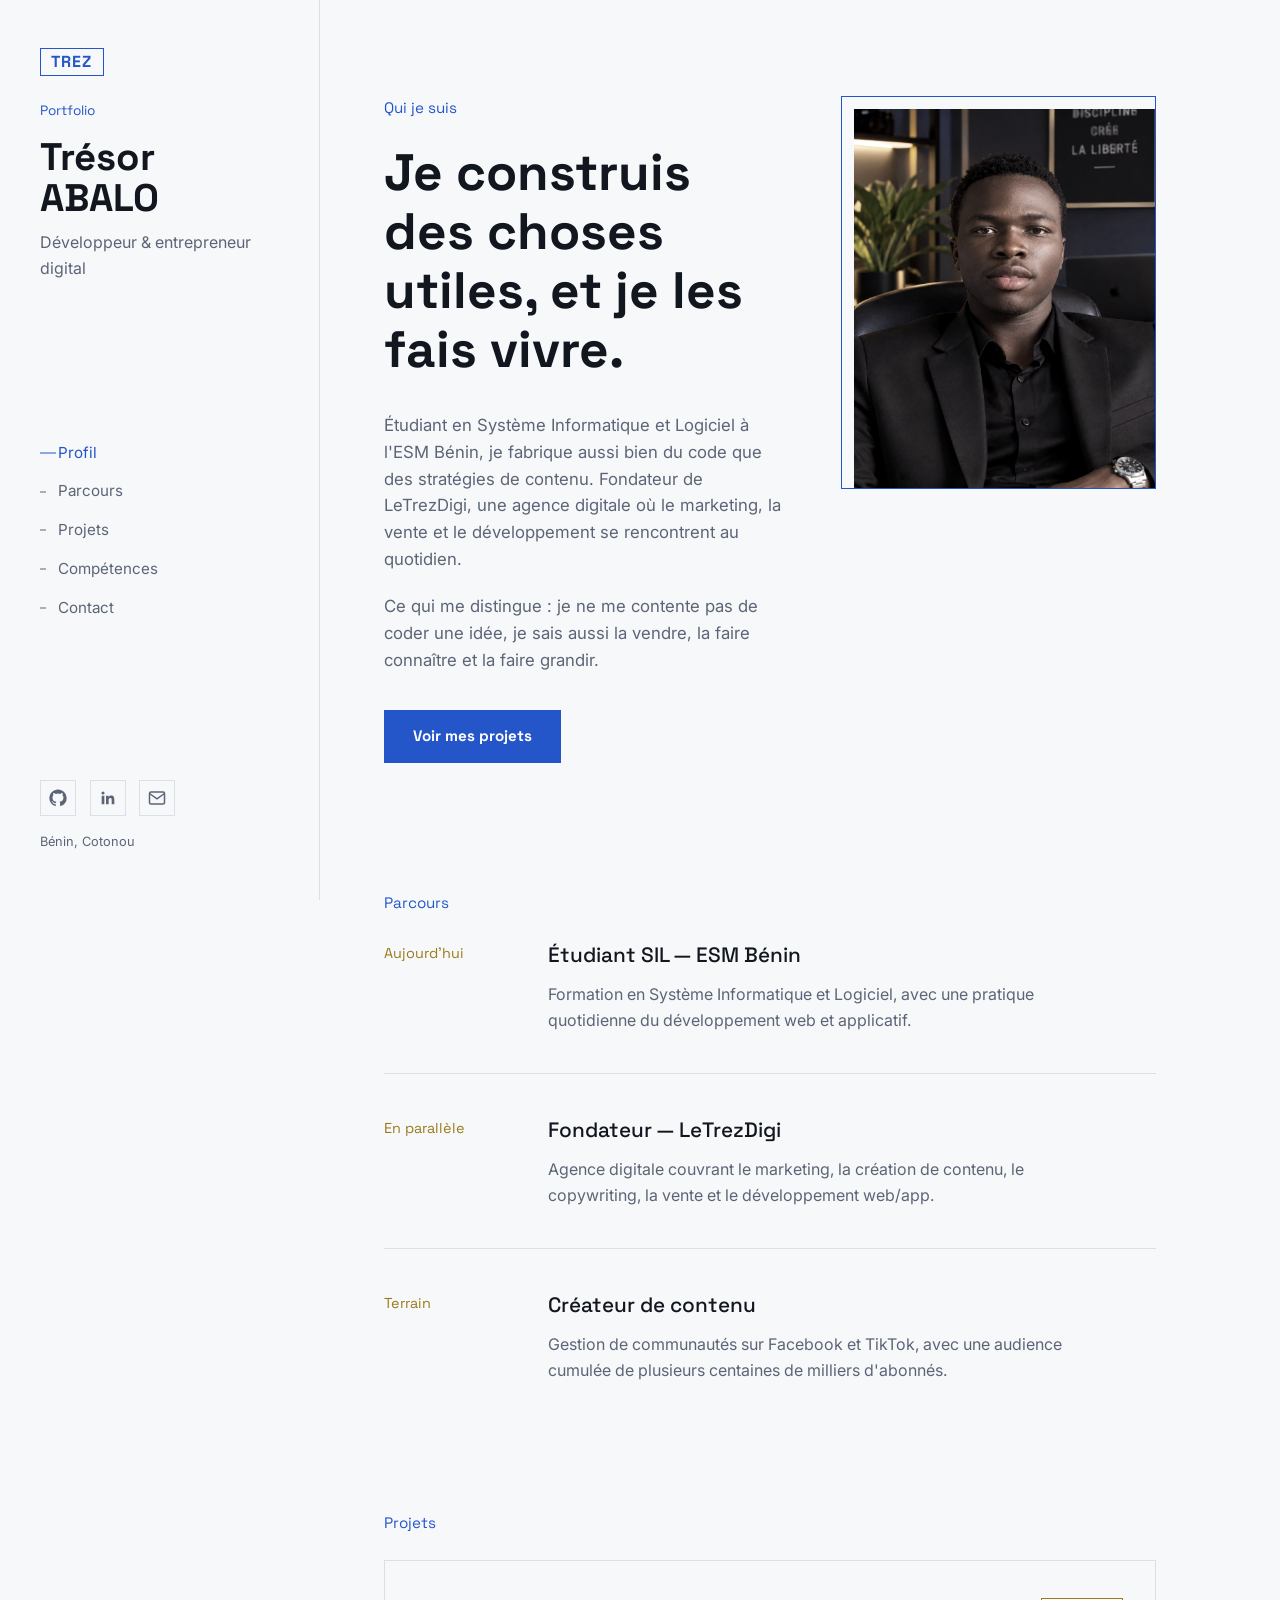
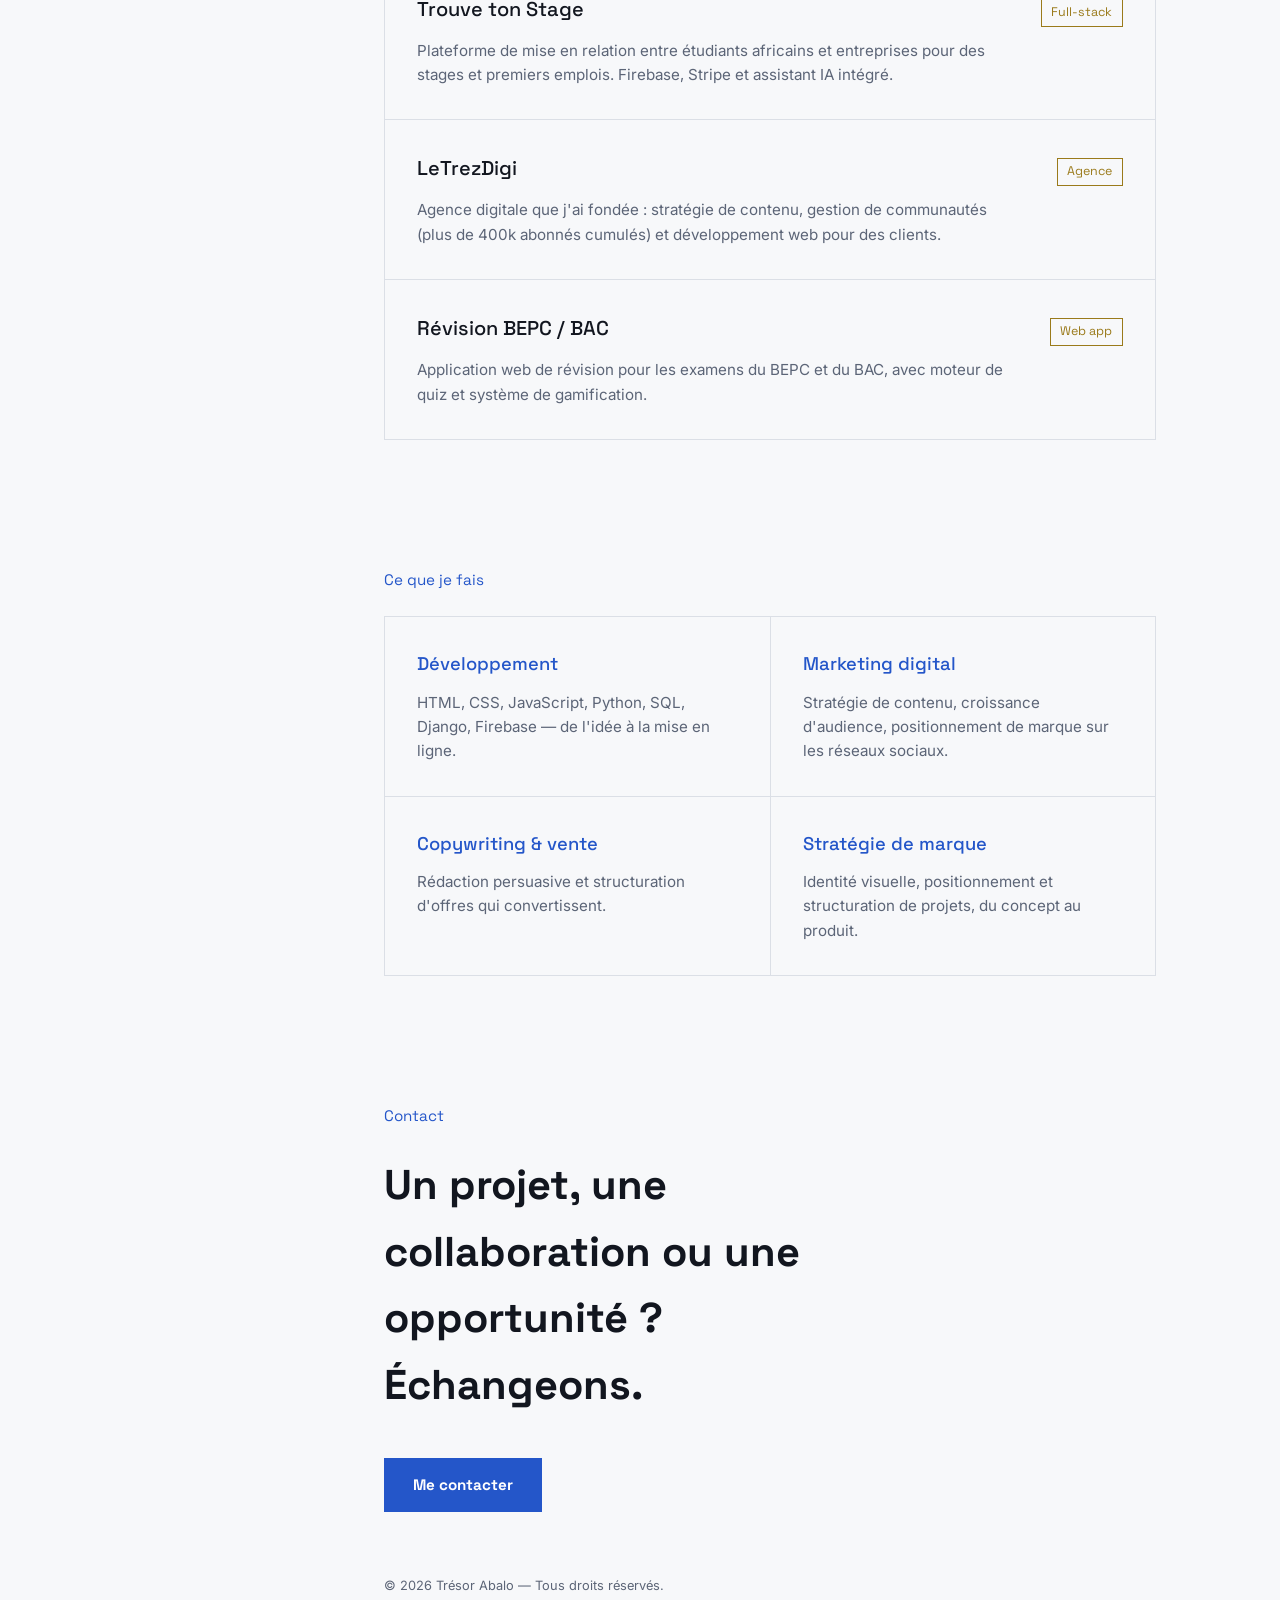
<file: index.html>
<!DOCTYPE html>
<html lang="fr" data-theme="dark">
<head>
<meta charset="UTF-8">
<meta name="viewport" content="width=device-width, initial-scale=1.0">
<title>Trésor — Développeur & Entrepreneur digital</title>
<meta name="description" content="Portfolio de Trésor, étudiant SIL, fondateur de LeTrezDigi, développeur et entrepreneur digital basé au Bénin.">
<link rel="preconnect" href="https://fonts.googleapis.com">
<link rel="preconnect" href="https://fonts.gstatic.com" crossorigin>
<link href="https://fonts.googleapis.com/css2?family=Space+Grotesk:wght@400;500;700&family=Inter:wght@400;500;600&display=swap" rel="stylesheet">
<link rel="stylesheet" href="style.css">
</head>
<body>

<!-- Barre supérieure mobile -->
<header class="topbar">
  <div class="logo-mark">TREZ</div>
  <div class="topbar-actions">
    <button class="icon-btn" id="theme-toggle" aria-label="Changer de thème">
      <svg class="icon-moon" width="18" height="18" viewBox="0 0 24 24" fill="none" stroke="currentColor" stroke-width="2"><path d="M21 12.79A9 9 0 1 1 11.21 3 7 7 0 0 0 21 12.79z"/></svg>
      <svg class="icon-sun" width="18" height="18" viewBox="0 0 24 24" fill="none" stroke="currentColor" stroke-width="2"><circle cx="12" cy="12" r="4"/><path d="M12 2v2M12 20v2M4.9 4.9l1.4 1.4M17.7 17.7l1.4 1.4M2 12h2M20 12h2M4.9 19.1l1.4-1.4M17.7 6.3l1.4-1.4"/></svg>
    </button>
    <button class="icon-btn lang-btn" id="lang-toggle" aria-label="Changer de langue">FR</button>
    <button class="icon-btn menu-btn" id="menu-toggle" aria-label="Ouvrir le menu" aria-expanded="false">
      <svg width="18" height="18" viewBox="0 0 24 24" fill="none" stroke="currentColor" stroke-width="2"><path d="M4 7h16M4 12h16M4 17h16"/></svg>
    </button>
  </div>
</header>

<div class="layout">

  <!-- Colonne fixe -->
  <aside class="sidebar" id="sidebar">
    <div class="sidebar-top">
      <div class="logo-mark logo-mark-desktop">TREZ</div>
      <p class="eyebrow-mark" data-i18n="eyebrow">Portfolio</p>
      <h1 class="name">Trésor<br>ABALO</h1>
      <p class="role" data-i18n="role">Développeur & entrepreneur digital</p>
    </div>

    <nav class="sidebar-nav">
      <a href="#profil" class="nav-link active" data-target="profil" data-i18n="nav-profil">Profil</a>
      <a href="#parcours" class="nav-link" data-target="parcours" data-i18n="nav-parcours">Parcours</a>
      <a href="#projets" class="nav-link" data-target="projets" data-i18n="nav-projets">Projets</a>
      <a href="#competences" class="nav-link" data-target="competences" data-i18n="nav-competences">Compétences</a>
      <a href="#contact" class="nav-link" data-target="contact" data-i18n="nav-contact">Contact</a>
    </nav>

    <div class="sidebar-bottom">
      <div class="sidebar-links">
        <a href="#" target="_blank" rel="noopener" aria-label="GitHub">
          <svg width="18" height="18" viewBox="0 0 24 24" fill="currentColor"><path d="M12 .5C5.73.5.5 5.74.5 12.02c0 5.02 3.26 9.28 7.78 10.78.57.1.78-.25.78-.55v-1.94c-3.16.69-3.83-1.52-3.83-1.52-.52-1.31-1.26-1.66-1.26-1.66-1.03-.7.08-.69.08-.69 1.14.08 1.74 1.17 1.74 1.17 1.01 1.73 2.65 1.23 3.3.94.1-.73.4-1.23.72-1.51-2.52-.29-5.17-1.26-5.17-5.6 0-1.24.44-2.25 1.17-3.04-.12-.29-.51-1.45.11-3.02 0 0 .96-.31 3.14 1.16a10.9 10.9 0 0 1 5.72 0c2.18-1.47 3.14-1.16 3.14-1.16.62 1.57.23 2.73.11 3.02.73.79 1.17 1.8 1.17 3.04 0 4.35-2.66 5.31-5.19 5.59.41.35.77 1.04.77 2.1v3.11c0 .3.21.66.79.55A10.53 10.53 0 0 0 23.5 12c0-6.27-5.23-11.5-11.5-11.5z"/></svg>
        </a>
        <a href="#" target="_blank" rel="noopener" aria-label="LinkedIn">
          <svg width="18" height="18" viewBox="0 0 24 24" fill="currentColor"><path d="M20.45 20.45h-3.55v-5.57c0-1.33-.03-3.04-1.85-3.04-1.86 0-2.15 1.45-2.15 2.94v5.67H9.35V9h3.41v1.56h.05c.47-.9 1.63-1.85 3.36-1.85 3.59 0 4.25 2.37 4.25 5.44v6.3zM5.34 7.43a2.06 2.06 0 1 1 0-4.12 2.06 2.06 0 0 1 0 4.12zM7.12 20.45H3.56V9h3.56v11.45z"/></svg>
        </a>
        <a href="mailto:contact@exemple.com" aria-label="Email">
          <svg width="18" height="18" viewBox="0 0 24 24" fill="none" stroke="currentColor" stroke-width="2"><path d="M4 4h16v16H4z" stroke="none"/><path d="M22 6l-10 7L2 6"/><rect x="2" y="4" width="20" height="16" rx="2"/></svg>
        </a>
      </div>
      <p class="location" data-i18n="location">Bénin, Cotonou</p>
    </div>
  </aside>

  <!-- Contenu défilant -->
  <main class="content">

    <section id="profil" class="section hero">
      <div class="hero-grid">
        <div class="hero-copy">
          <p class="section-index" data-i18n="hero-eyebrow">Qui je suis</p>
          <h2 class="hero-title" data-i18n="hero-title">Je construis des choses utiles, et je les fais vivre.</h2>
          <p class="hero-text" data-i18n="hero-text-1">
            Étudiant en Système Informatique et Logiciel à l'ESM Bénin, je fabrique aussi bien du code que
            des stratégies de contenu. Fondateur de LeTrezDigi, une agence digitale où le marketing,
            la vente et le développement se rencontrent au quotidien.
          </p>
          <p class="hero-text" data-i18n="hero-text-2">
            Ce qui me distingue : je ne me contente pas de coder une idée, je sais aussi la vendre,
            la faire connaître et la faire grandir.
          </p>
          <a href="#projets" class="cta-button" data-i18n="hero-cta">Voir mes projets</a>
        </div>
        <div class="hero-photo">
          <img src="photo.jpg" alt="Portrait de Trésor Abalo">
        </div>
      </div>
    </section>

    <section id="parcours" class="section">
      <p class="section-index" data-i18n="parcours-eyebrow">Parcours</p>
      <div class="timeline">

        <div class="timeline-item">
          <span class="timeline-year" data-i18n="tl-1-year">Aujourd'hui</span>
          <div class="timeline-body">
            <h3 data-i18n="tl-1-title">Étudiant SIL — ESM Bénin</h3>
            <p data-i18n="tl-1-text">Formation en Système Informatique et Logiciel, avec une pratique quotidienne du développement web et applicatif.</p>
          </div>
        </div>

        <div class="timeline-item">
          <span class="timeline-year" data-i18n="tl-2-year">En parallèle</span>
          <div class="timeline-body">
            <h3 data-i18n="tl-2-title">Fondateur — LeTrezDigi</h3>
            <p data-i18n="tl-2-text">Agence digitale couvrant le marketing, la création de contenu, le copywriting, la vente et le développement web/app.</p>
          </div>
        </div>

        <div class="timeline-item">
          <span class="timeline-year" data-i18n="tl-3-year">Terrain</span>
          <div class="timeline-body">
            <h3 data-i18n="tl-3-title">Créateur de contenu</h3>
            <p data-i18n="tl-3-text">Gestion de communautés sur Facebook et TikTok, avec une audience cumulée de plusieurs centaines de milliers d'abonnés.</p>
          </div>
        </div>

      </div>
    </section>

    <section id="projets" class="section">
      <p class="section-index" data-i18n="projets-eyebrow">Projets</p>
      <div class="projects-list">

        <article class="project-card">
          <div class="project-head">
            <h3 data-i18n="proj-1-title">Trouve ton Stage</h3>
            <span class="project-tag" data-i18n="proj-1-tag">Full-stack</span>
          </div>
          <p data-i18n="proj-1-text">Plateforme de mise en relation entre étudiants africains et entreprises pour des stages et premiers emplois. Firebase, Stripe et assistant IA intégré.</p>
        </article>

        <article class="project-card">
          <div class="project-head">
            <h3 data-i18n="proj-2-title">LeTrezDigi</h3>
            <span class="project-tag" data-i18n="proj-2-tag">Agence</span>
          </div>
          <p data-i18n="proj-2-text">Agence digitale que j'ai fondée : stratégie de contenu, gestion de communautés (plus de 400k abonnés cumulés) et développement web pour des clients.</p>
        </article>

        <article class="project-card">
          <div class="project-head">
            <h3 data-i18n="proj-3-title">Révision BEPC / BAC</h3>
            <span class="project-tag" data-i18n="proj-3-tag">Web app</span>
          </div>
          <p data-i18n="proj-3-text">Application web de révision pour les examens du BEPC et du BAC, avec moteur de quiz et système de gamification.</p>
        </article>

      </div>
    </section>

    <section id="competences" class="section">
      <p class="section-index" data-i18n="competences-eyebrow">Ce que je fais</p>
      <div class="skills-grid">

        <div class="skill-block">
          <h3 data-i18n="skill-1-title">Développement</h3>
          <p data-i18n="skill-1-text">HTML, CSS, JavaScript, Python, SQL, Django, Firebase — de l'idée à la mise en ligne.</p>
        </div>

        <div class="skill-block">
          <h3 data-i18n="skill-2-title">Marketing digital</h3>
          <p data-i18n="skill-2-text">Stratégie de contenu, croissance d'audience, positionnement de marque sur les réseaux sociaux.</p>
        </div>

        <div class="skill-block">
          <h3 data-i18n="skill-3-title">Copywriting & vente</h3>
          <p data-i18n="skill-3-text">Rédaction persuasive et structuration d'offres qui convertissent.</p>
        </div>

        <div class="skill-block">
          <h3 data-i18n="skill-4-title">Stratégie de marque</h3>
          <p data-i18n="skill-4-text">Identité visuelle, positionnement et structuration de projets, du concept au produit.</p>
        </div>

      </div>
    </section>

    <section id="contact" class="section contact-section">
      <p class="section-index" data-i18n="contact-eyebrow">Contact</p>
      <h2 class="contact-title" data-i18n="contact-title">Un projet, une collaboration ou une opportunité ? Échangeons.</h2>
      <a href="mailto:contact@exemple.com" class="cta-button" data-i18n="contact-cta">Me contacter</a>
      <p class="footer-note" data-i18n="footer-note">© 2026 Trésor Abalo — Tous droits réservés.</p>
    </section>

  </main>
</div>

<div class="overlay" id="overlay"></div>

<script src="script.js"></script>
</body>
</html>
</file>
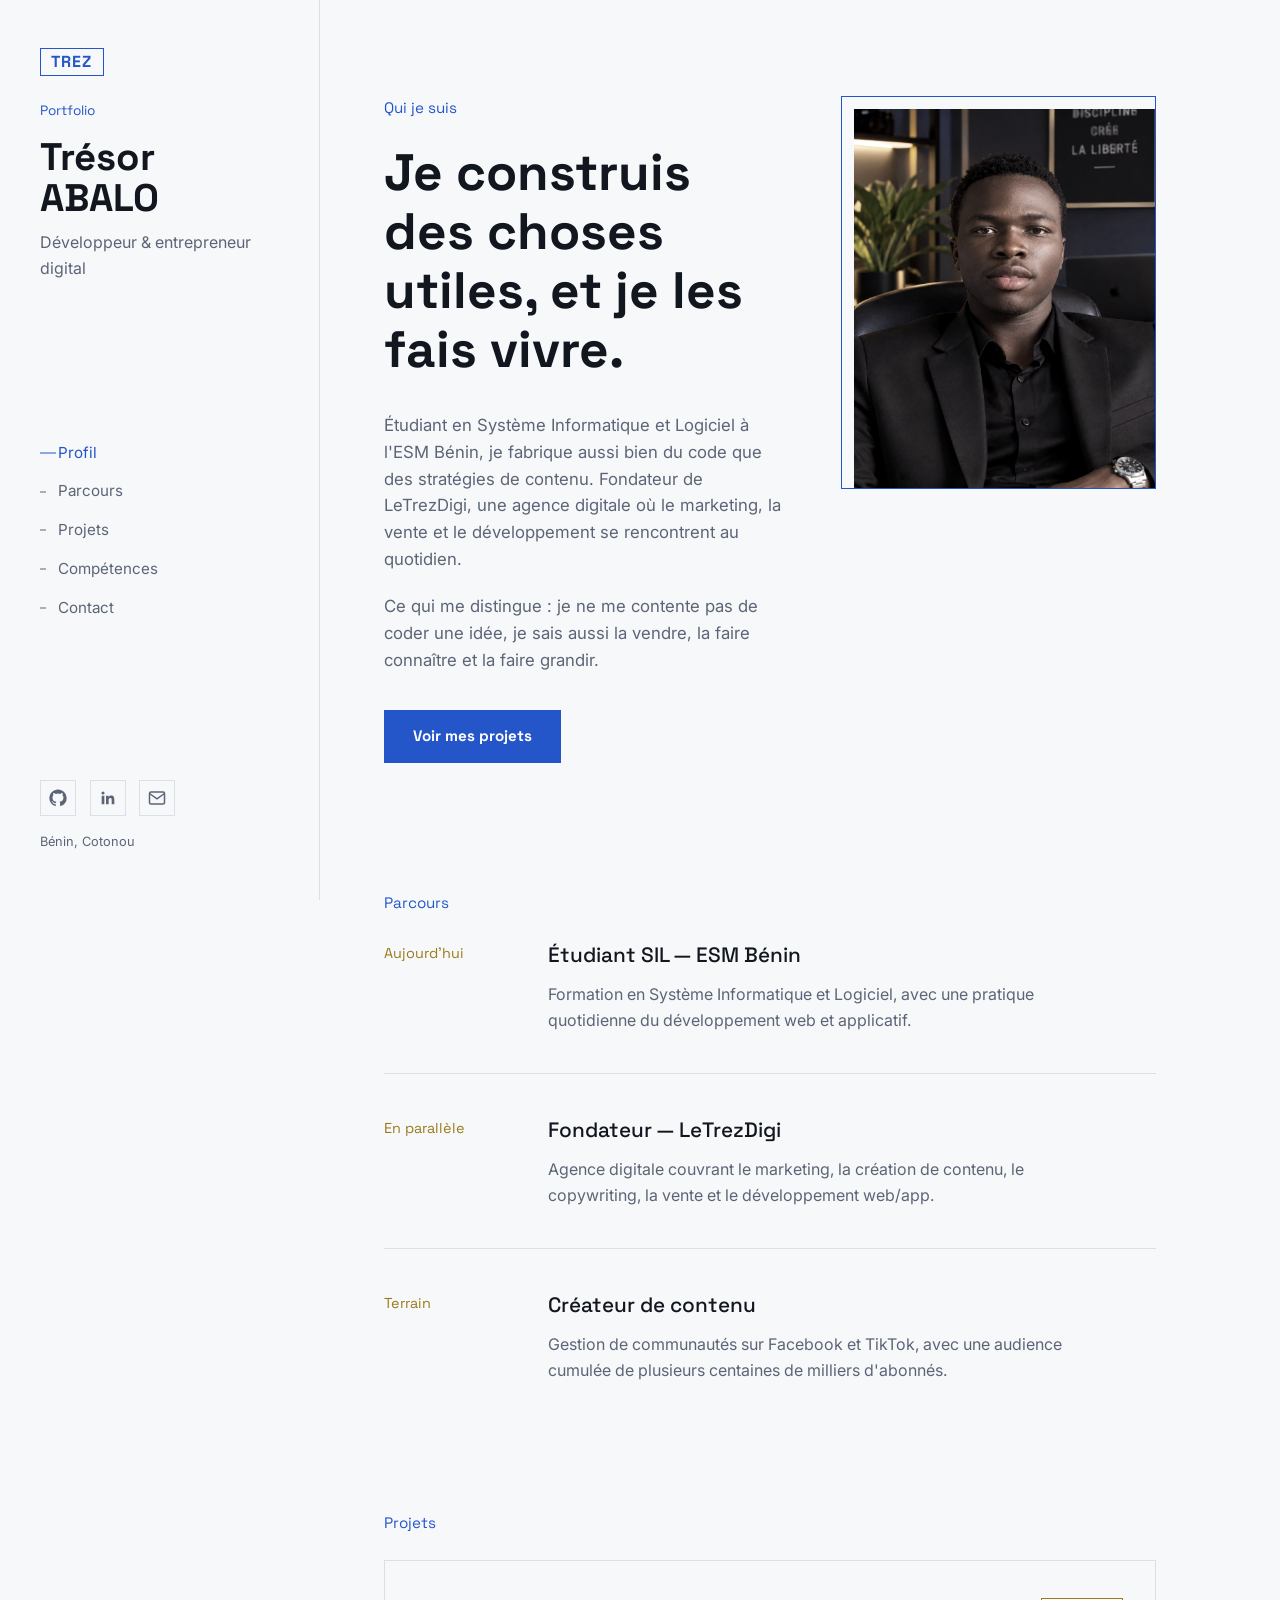
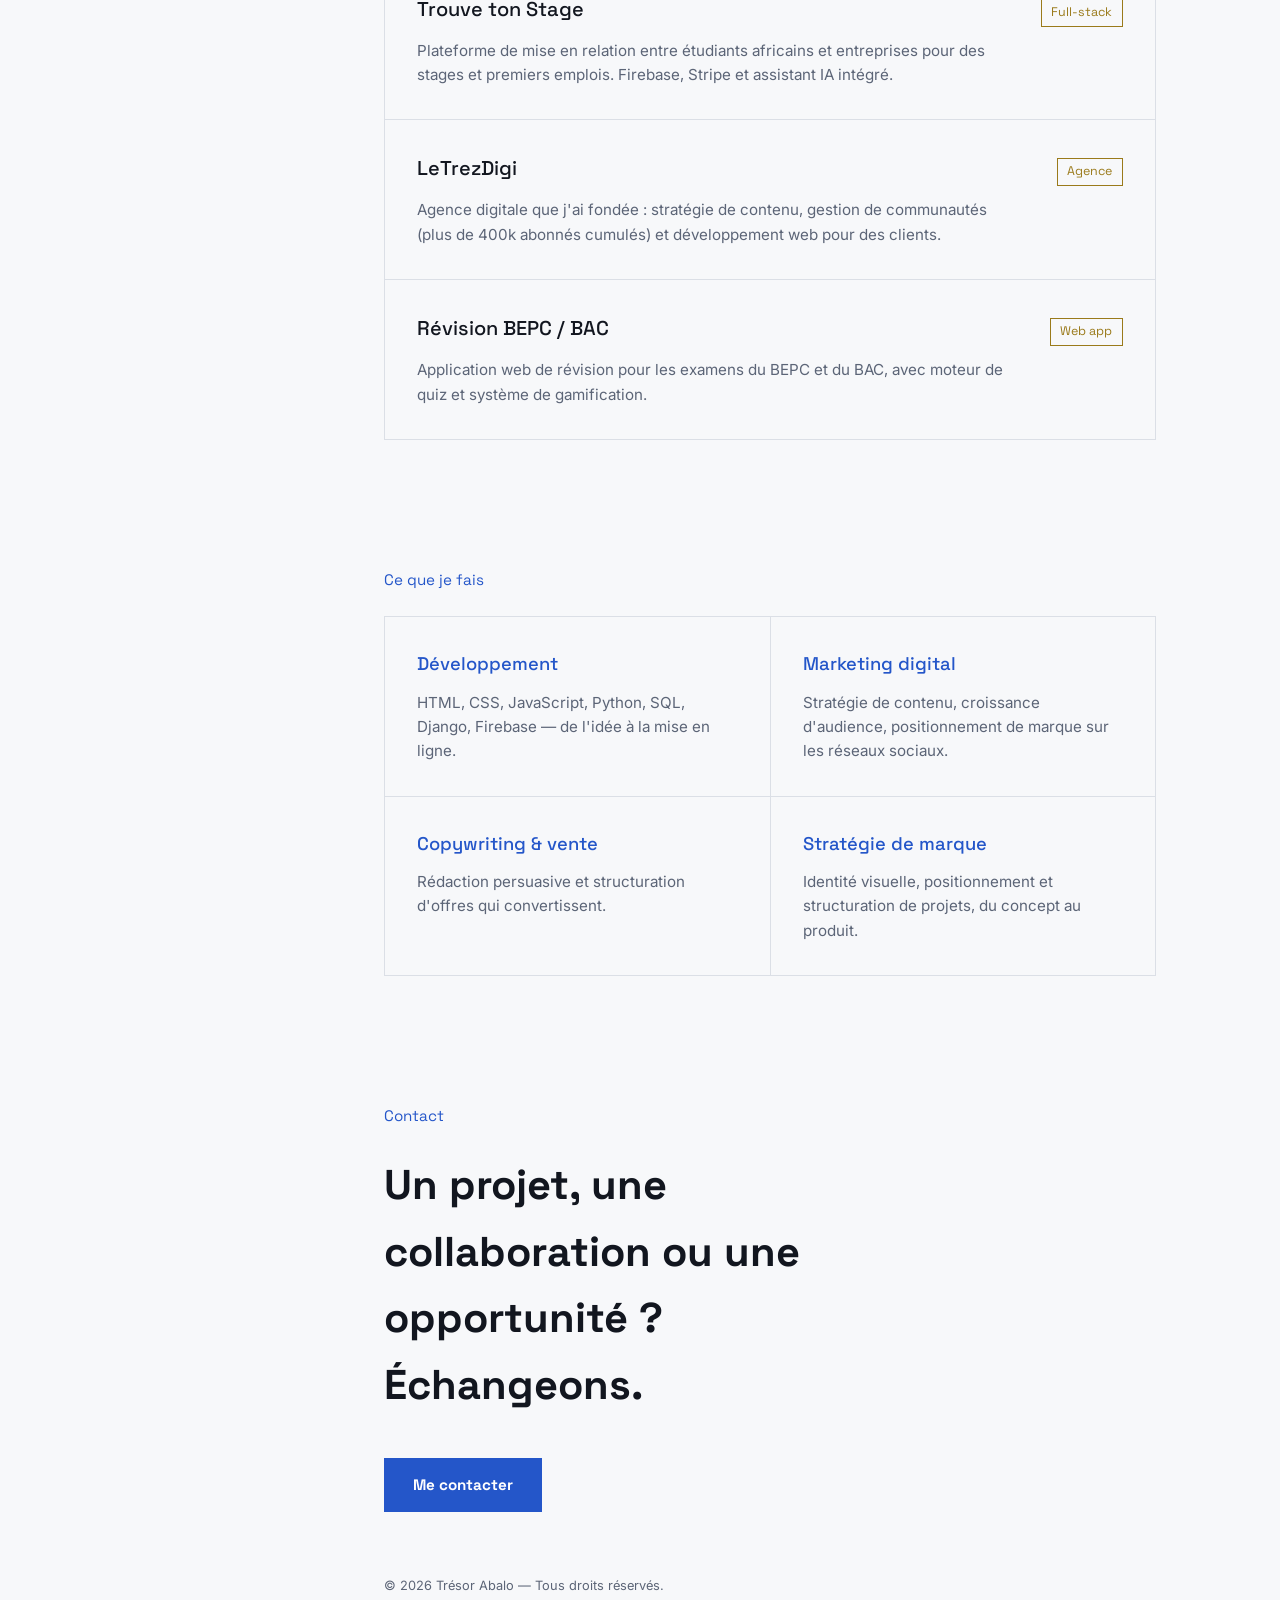
<file: index (1).html>
<!DOCTYPE html>
<html lang="fr" data-theme="dark">
<head>
<meta charset="UTF-8">
<meta name="viewport" content="width=device-width, initial-scale=1.0">
<title>Trésor — Développeur & Entrepreneur digital</title>
<meta name="description" content="Portfolio de Trésor, étudiant SIL, fondateur de LeTrezDigi, développeur et entrepreneur digital basé au Bénin.">
<link rel="preconnect" href="https://fonts.googleapis.com">
<link rel="preconnect" href="https://fonts.gstatic.com" crossorigin>
<link href="https://fonts.googleapis.com/css2?family=Space+Grotesk:wght@400;500;700&family=Inter:wght@400;500;600&display=swap" rel="stylesheet">
<link rel="stylesheet" href="style.css">
</head>
<body>

<!-- Barre supérieure mobile -->
<header class="topbar">
  <div class="logo-mark">TREZ</div>
  <div class="topbar-actions">
    <button class="icon-btn" id="theme-toggle" aria-label="Changer de thème">
      <svg class="icon-moon" width="18" height="18" viewBox="0 0 24 24" fill="none" stroke="currentColor" stroke-width="2"><path d="M21 12.79A9 9 0 1 1 11.21 3 7 7 0 0 0 21 12.79z"/></svg>
      <svg class="icon-sun" width="18" height="18" viewBox="0 0 24 24" fill="none" stroke="currentColor" stroke-width="2"><circle cx="12" cy="12" r="4"/><path d="M12 2v2M12 20v2M4.9 4.9l1.4 1.4M17.7 17.7l1.4 1.4M2 12h2M20 12h2M4.9 19.1l1.4-1.4M17.7 6.3l1.4-1.4"/></svg>
    </button>
    <button class="icon-btn lang-btn" id="lang-toggle" aria-label="Changer de langue">FR</button>
    <button class="icon-btn menu-btn" id="menu-toggle" aria-label="Ouvrir le menu" aria-expanded="false">
      <svg width="18" height="18" viewBox="0 0 24 24" fill="none" stroke="currentColor" stroke-width="2"><path d="M4 7h16M4 12h16M4 17h16"/></svg>
    </button>
  </div>
</header>

<div class="layout">

  <!-- Colonne fixe -->
  <aside class="sidebar" id="sidebar">
    <div class="sidebar-top">
      <div class="logo-mark logo-mark-desktop">TREZ</div>
      <p class="eyebrow-mark" data-i18n="eyebrow">Portfolio</p>
      <h1 class="name">Trésor<br>ABALO</h1>
      <p class="role" data-i18n="role">Développeur & entrepreneur digital</p>
    </div>

    <nav class="sidebar-nav">
      <a href="#profil" class="nav-link active" data-target="profil" data-i18n="nav-profil">Profil</a>
      <a href="#parcours" class="nav-link" data-target="parcours" data-i18n="nav-parcours">Parcours</a>
      <a href="#projets" class="nav-link" data-target="projets" data-i18n="nav-projets">Projets</a>
      <a href="#competences" class="nav-link" data-target="competences" data-i18n="nav-competences">Compétences</a>
      <a href="#contact" class="nav-link" data-target="contact" data-i18n="nav-contact">Contact</a>
    </nav>

    <div class="sidebar-bottom">
      <div class="sidebar-links">
        <a href="#" target="_blank" rel="noopener" aria-label="GitHub">
          <svg width="18" height="18" viewBox="0 0 24 24" fill="currentColor"><path d="M12 .5C5.73.5.5 5.74.5 12.02c0 5.02 3.26 9.28 7.78 10.78.57.1.78-.25.78-.55v-1.94c-3.16.69-3.83-1.52-3.83-1.52-.52-1.31-1.26-1.66-1.26-1.66-1.03-.7.08-.69.08-.69 1.14.08 1.74 1.17 1.74 1.17 1.01 1.73 2.65 1.23 3.3.94.1-.73.4-1.23.72-1.51-2.52-.29-5.17-1.26-5.17-5.6 0-1.24.44-2.25 1.17-3.04-.12-.29-.51-1.45.11-3.02 0 0 .96-.31 3.14 1.16a10.9 10.9 0 0 1 5.72 0c2.18-1.47 3.14-1.16 3.14-1.16.62 1.57.23 2.73.11 3.02.73.79 1.17 1.8 1.17 3.04 0 4.35-2.66 5.31-5.19 5.59.41.35.77 1.04.77 2.1v3.11c0 .3.21.66.79.55A10.53 10.53 0 0 0 23.5 12c0-6.27-5.23-11.5-11.5-11.5z"/></svg>
        </a>
        <a href="#" target="_blank" rel="noopener" aria-label="LinkedIn">
          <svg width="18" height="18" viewBox="0 0 24 24" fill="currentColor"><path d="M20.45 20.45h-3.55v-5.57c0-1.33-.03-3.04-1.85-3.04-1.86 0-2.15 1.45-2.15 2.94v5.67H9.35V9h3.41v1.56h.05c.47-.9 1.63-1.85 3.36-1.85 3.59 0 4.25 2.37 4.25 5.44v6.3zM5.34 7.43a2.06 2.06 0 1 1 0-4.12 2.06 2.06 0 0 1 0 4.12zM7.12 20.45H3.56V9h3.56v11.45z"/></svg>
        </a>
        <a href="mailto:contact@exemple.com" aria-label="Email">
          <svg width="18" height="18" viewBox="0 0 24 24" fill="none" stroke="currentColor" stroke-width="2"><path d="M4 4h16v16H4z" stroke="none"/><path d="M22 6l-10 7L2 6"/><rect x="2" y="4" width="20" height="16" rx="2"/></svg>
        </a>
      </div>
      <p class="location" data-i18n="location">Bénin, Cotonou</p>
    </div>
  </aside>

  <!-- Contenu défilant -->
  <main class="content">

    <section id="profil" class="section hero">
      <div class="hero-grid">
        <div class="hero-copy">
          <p class="section-index" data-i18n="hero-eyebrow">Qui je suis</p>
          <h2 class="hero-title" data-i18n="hero-title">Je construis des choses utiles, et je les fais vivre.</h2>
          <p class="hero-text" data-i18n="hero-text-1">
            Étudiant en Système Informatique et Logiciel à l'ESM Bénin, je fabrique aussi bien du code que
            des stratégies de contenu. Fondateur de LeTrezDigi, une agence digitale où le marketing,
            la vente et le développement se rencontrent au quotidien.
          </p>
          <p class="hero-text" data-i18n="hero-text-2">
            Ce qui me distingue : je ne me contente pas de coder une idée, je sais aussi la vendre,
            la faire connaître et la faire grandir.
          </p>
          <a href="#projets" class="cta-button" data-i18n="hero-cta">Voir mes projets</a>
        </div>
        <div class="hero-photo">
          <img src="photo.jpg" alt="Portrait de Trésor Abalo">
        </div>
      </div>
    </section>

    <section id="parcours" class="section">
      <p class="section-index" data-i18n="parcours-eyebrow">Parcours</p>
      <div class="timeline">

        <div class="timeline-item">
          <span class="timeline-year" data-i18n="tl-1-year">Aujourd'hui</span>
          <div class="timeline-body">
            <h3 data-i18n="tl-1-title">Étudiant SIL — ESM Bénin</h3>
            <p data-i18n="tl-1-text">Formation en Système Informatique et Logiciel, avec une pratique quotidienne du développement web et applicatif.</p>
          </div>
        </div>

        <div class="timeline-item">
          <span class="timeline-year" data-i18n="tl-2-year">En parallèle</span>
          <div class="timeline-body">
            <h3 data-i18n="tl-2-title">Fondateur — LeTrezDigi</h3>
            <p data-i18n="tl-2-text">Agence digitale couvrant le marketing, la création de contenu, le copywriting, la vente et le développement web/app.</p>
          </div>
        </div>

        <div class="timeline-item">
          <span class="timeline-year" data-i18n="tl-3-year">Terrain</span>
          <div class="timeline-body">
            <h3 data-i18n="tl-3-title">Créateur de contenu</h3>
            <p data-i18n="tl-3-text">Gestion de communautés sur Facebook et TikTok, avec une audience cumulée de plusieurs centaines de milliers d'abonnés.</p>
          </div>
        </div>

      </div>
    </section>

    <section id="projets" class="section">
      <p class="section-index" data-i18n="projets-eyebrow">Projets</p>
      <div class="projects-list">

        <article class="project-card">
          <div class="project-head">
            <h3 data-i18n="proj-1-title">Trouve ton Stage</h3>
            <span class="project-tag" data-i18n="proj-1-tag">Full-stack</span>
          </div>
          <p data-i18n="proj-1-text">Plateforme de mise en relation entre étudiants africains et entreprises pour des stages et premiers emplois. Firebase, Stripe et assistant IA intégré.</p>
        </article>

        <article class="project-card">
          <div class="project-head">
            <h3 data-i18n="proj-2-title">LeTrezDigi</h3>
            <span class="project-tag" data-i18n="proj-2-tag">Agence</span>
          </div>
          <p data-i18n="proj-2-text">Agence digitale que j'ai fondée : stratégie de contenu, gestion de communautés (plus de 400k abonnés cumulés) et développement web pour des clients.</p>
        </article>

        <article class="project-card">
          <div class="project-head">
            <h3 data-i18n="proj-3-title">Révision BEPC / BAC</h3>
            <span class="project-tag" data-i18n="proj-3-tag">Web app</span>
          </div>
          <p data-i18n="proj-3-text">Application web de révision pour les examens du BEPC et du BAC, avec moteur de quiz et système de gamification.</p>
        </article>

      </div>
    </section>

    <section id="competences" class="section">
      <p class="section-index" data-i18n="competences-eyebrow">Ce que je fais</p>
      <div class="skills-grid">

        <div class="skill-block">
          <h3 data-i18n="skill-1-title">Développement</h3>
          <p data-i18n="skill-1-text">HTML, CSS, JavaScript, applications web complètes — de l'idée à la mise en ligne.</p>
        </div>

        <div class="skill-block">
          <h3 data-i18n="skill-2-title">Marketing digital</h3>
          <p data-i18n="skill-2-text">Stratégie de contenu, croissance d'audience, positionnement de marque sur les réseaux sociaux.</p>
        </div>

        <div class="skill-block">
          <h3 data-i18n="skill-3-title">Copywriting & vente</h3>
          <p data-i18n="skill-3-text">Rédaction persuasive et structuration d'offres qui convertissent.</p>
        </div>

        <div class="skill-block">
          <h3 data-i18n="skill-4-title">Stratégie de marque</h3>
          <p data-i18n="skill-4-text">Identité visuelle, positionnement et structuration de projets, du concept au produit.</p>
        </div>

      </div>
    </section>

    <section id="contact" class="section contact-section">
      <p class="section-index" data-i18n="contact-eyebrow">Contact</p>
      <h2 class="contact-title" data-i18n="contact-title">Un projet, une collaboration ou une opportunité ? Échangeons.</h2>
      <a href="mailto:contact@exemple.com" class="cta-button" data-i18n="contact-cta">Me contacter</a>
      <p class="footer-note" data-i18n="footer-note">© 2026 Trésor Abalo — Tous droits réservés.</p>
    </section>

  </main>
</div>

<div class="overlay" id="overlay"></div>

<script src="script.js"></script>
</body>
</html>
</file>
<file: style.css>
:root {
  --font-display: 'Space Grotesk', sans-serif;
  --font-body: 'Inter', sans-serif;
}

[data-theme="dark"] {
  --bg: #0D1420;
  --bg-raised: #131C2C;
  --text: #F1F3F6;
  --text-dim: #8B95A8;
  --accent: #4C8DFF;
  --accent-dim: #2C4E8C;
  --accent-text: #0D1420;
  --secondary: #C9A227;
  --border: #22304A;
}

[data-theme="light"] {
  --bg: #F7F8FA;
  --bg-raised: #EDEFF3;
  --text: #12161F;
  --text-dim: #5C6577;
  --accent: #2456C9;
  --accent-dim: #C7D6F5;
  --accent-text: #FFFFFF;
  --secondary: #9A7A1A;
  --border: #DBDFE6;
}

* { box-sizing: border-box; }

html {
  scroll-behavior: smooth;
}

@media (prefers-reduced-motion: reduce) {
  html { scroll-behavior: auto; }
  * { animation: none !important; transition: none !important; }
}

body {
  margin: 0;
  background: var(--bg);
  color: var(--text);
  font-family: var(--font-body);
  line-height: 1.6;
  transition: background 0.25s ease, color 0.25s ease;
}

a { color: inherit; }

/* ---------- LOGO ---------- */

.logo-mark {
  font-family: var(--font-display);
  font-weight: 700;
  font-size: 1rem;
  letter-spacing: 0.06em;
  color: var(--accent);
  border: 1.5px solid var(--accent);
  padding: 0.3rem 0.65rem;
  width: fit-content;
  line-height: 1;
}

.logo-mark-desktop {
  margin-bottom: 1.5rem;
}

/* ---------- TOPBAR (mobile) ---------- */

.topbar {
  display: none;
  align-items: center;
  justify-content: space-between;
  padding: 1rem 1.25rem;
  border-bottom: 1px solid var(--border);
  position: sticky;
  top: 0;
  background: var(--bg);
  z-index: 40;
}

.topbar-actions {
  display: flex;
  gap: 0.6rem;
}

.icon-btn {
  display: flex;
  align-items: center;
  justify-content: center;
  width: 40px;
  height: 40px;
  border: 1px solid var(--border);
  background: transparent;
  color: var(--text);
  cursor: pointer;
  transition: border-color 0.2s ease;
}

.icon-btn:hover {
  border-color: var(--accent);
}

.lang-btn {
  font-family: var(--font-display);
  font-size: 0.8rem;
  font-weight: 700;
  width: auto;
  padding: 0 0.75rem;
}

.icon-sun { display: none; }
[data-theme="light"] .icon-moon { display: none; }
[data-theme="light"] .icon-sun { display: block; }

/* ---------- LAYOUT ---------- */

.layout {
  display: flex;
  min-height: 100vh;
}

.sidebar {
  position: sticky;
  top: 0;
  height: 100vh;
  width: 320px;
  flex-shrink: 0;
  display: flex;
  flex-direction: column;
  justify-content: space-between;
  padding: 3rem 2.5rem;
  border-right: 1px solid var(--border);
}

.eyebrow-mark {
  font-size: 0.85rem;
  color: var(--accent);
  margin: 0 0 1rem 0;
  font-family: var(--font-display);
}

.name {
  font-family: var(--font-display);
  font-size: 2.4rem;
  line-height: 1.05;
  margin: 0 0 0.75rem 0;
  font-weight: 700;
}

.role {
  color: var(--text-dim);
  font-size: 1rem;
  margin: 0;
  max-width: 22ch;
}

.sidebar-nav {
  display: flex;
  flex-direction: column;
  gap: 0.9rem;
  margin: 3rem 0;
}

.nav-link {
  text-decoration: none;
  color: var(--text-dim);
  font-size: 0.95rem;
  position: relative;
  width: fit-content;
  padding-left: 1.1rem;
  transition: color 0.2s ease;
}

.nav-link::before {
  content: "";
  position: absolute;
  left: 0;
  top: 50%;
  transform: translateY(-50%);
  width: 6px;
  height: 1px;
  background: var(--text-dim);
  transition: width 0.2s ease, background 0.2s ease;
}

.nav-link:hover { color: var(--text); }

.nav-link.active { color: var(--accent); }

.nav-link.active::before {
  width: 16px;
  background: var(--accent);
}

.sidebar-bottom {
  display: flex;
  flex-direction: column;
  gap: 1rem;
}

.sidebar-links {
  display: flex;
  gap: 0.85rem;
}

.sidebar-links a {
  display: flex;
  align-items: center;
  justify-content: center;
  width: 36px;
  height: 36px;
  border: 1px solid var(--border);
  color: var(--text-dim);
  transition: color 0.2s ease, border-color 0.2s ease;
}

.sidebar-links a:hover {
  color: var(--accent);
  border-color: var(--accent);
}

.location {
  font-size: 0.8rem;
  color: var(--text-dim);
  margin: 0;
}

/* ---------- CONTENT ---------- */

.content {
  flex: 1;
  padding: 6rem 4rem;
  max-width: 900px;
}

.section {
  margin-bottom: 8rem;
  scroll-margin-top: 3rem;
}

.section-index {
  font-family: var(--font-display);
  color: var(--accent);
  font-size: 0.95rem;
  margin: 0 0 1.5rem 0;
}

.hero-grid {
  display: grid;
  grid-template-columns: 1.3fr 1fr;
  gap: 3rem;
  align-items: start;
}

.hero-photo {
  position: relative;
  aspect-ratio: 4 / 5;
  border: 1.5px solid var(--accent);
  padding: 12px;
  padding-bottom: 0;
  padding-right: 0;
}

.hero-photo img {
  width: 100%;
  height: 100%;
  object-fit: cover;
  display: block;
  filter: grayscale(0.55) contrast(1.05);
}

.hero-title {
  font-family: var(--font-display);
  font-size: clamp(2rem, 4vw, 3.2rem);
  line-height: 1.15;
  font-weight: 700;
  max-width: 20ch;
  margin: 0 0 2rem 0;
}

.hero-text {
  font-size: 1.05rem;
  color: var(--text-dim);
  max-width: 62ch;
  margin: 0 0 1.25rem 0;
}

.cta-button {
  display: inline-block;
  margin-top: 1rem;
  background: var(--accent);
  color: var(--accent-text);
  font-family: var(--font-display);
  font-weight: 700;
  font-size: 0.95rem;
  text-decoration: none;
  padding: 0.9rem 1.8rem;
  transition: opacity 0.2s ease;
}

.cta-button:hover { opacity: 0.85; }

/* ---------- TIMELINE ---------- */

.timeline {
  display: flex;
  flex-direction: column;
  gap: 2.5rem;
}

.timeline-item {
  display: grid;
  grid-template-columns: 140px 1fr;
  gap: 1.5rem;
  padding-bottom: 2.5rem;
  border-bottom: 1px solid var(--border);
}

.timeline-item:last-child {
  border-bottom: none;
  padding-bottom: 0;
}

.timeline-year {
  font-family: var(--font-display);
  color: var(--secondary);
  font-size: 0.9rem;
  padding-top: 0.2rem;
}

.timeline-body h3 {
  font-family: var(--font-display);
  font-size: 1.3rem;
  margin: 0 0 0.6rem 0;
  font-weight: 500;
}

.timeline-body p {
  color: var(--text-dim);
  margin: 0;
  max-width: 55ch;
}

/* ---------- PROJECTS ---------- */

.projects-list {
  display: flex;
  flex-direction: column;
  gap: 1px;
  background: var(--border);
  border: 1px solid var(--border);
}

.project-card {
  background: var(--bg);
  padding: 2rem;
}

.project-head {
  display: flex;
  align-items: baseline;
  justify-content: space-between;
  gap: 1rem;
  margin-bottom: 0.75rem;
}

.project-head h3 {
  font-family: var(--font-display);
  font-size: 1.25rem;
  font-weight: 500;
  margin: 0;
}

.project-tag {
  font-family: var(--font-display);
  font-size: 0.78rem;
  color: var(--secondary);
  border: 1px solid var(--secondary);
  padding: 0.2rem 0.6rem;
  flex-shrink: 0;
}

.project-card p {
  color: var(--text-dim);
  margin: 0;
  max-width: 60ch;
  font-size: 0.95rem;
}

/* ---------- SKILLS ---------- */

.skills-grid {
  display: grid;
  grid-template-columns: 1fr 1fr;
  gap: 1px;
  background: var(--border);
  border: 1px solid var(--border);
}

.skill-block {
  background: var(--bg);
  padding: 2rem;
}

.skill-block h3 {
  font-family: var(--font-display);
  font-size: 1.15rem;
  margin: 0 0 0.75rem 0;
  font-weight: 500;
  color: var(--accent);
}

.skill-block p {
  color: var(--text-dim);
  margin: 0;
  font-size: 0.95rem;
}

/* ---------- CONTACT ---------- */

.contact-section { margin-bottom: 4rem; }

.contact-title {
  font-family: var(--font-display);
  font-size: clamp(1.8rem, 3.5vw, 2.6rem);
  font-weight: 700;
  margin: 0 0 1.5rem 0;
  max-width: 20ch;
}

.footer-note {
  margin-top: 4rem;
  color: var(--text-dim);
  font-size: 0.8rem;
}

/* ---------- FOCUS STATES ---------- */

a:focus-visible, button:focus-visible {
  outline: 2px solid var(--accent);
  outline-offset: 3px;
}

/* ---------- MOBILE MENU / OVERLAY ---------- */

.overlay {
  display: none;
  position: fixed;
  inset: 0;
  background: rgba(0,0,0,0.4);
  z-index: 45;
}

.overlay.visible { display: block; }

/* ---------- RESPONSIVE ---------- */

@media (max-width: 900px) {
  .topbar { display: flex; }

  .logo-mark-desktop { display: none; }

  .layout { flex-direction: column; }

  .sidebar {
    position: fixed;
    top: 0;
    right: 0;
    height: 100vh;
    width: min(320px, 85vw);
    transform: translateX(100%);
    transition: transform 0.25s ease;
    background: var(--bg);
    z-index: 50;
    padding-top: 5rem;
  }

  .sidebar.open { transform: translateX(0); }

  .content { padding: 2.5rem 1.5rem; }

  .hero-grid {
    grid-template-columns: 1fr;
    gap: 2rem;
  }

  .hero-photo {
    order: -1;
    max-width: 280px;
    aspect-ratio: 4 / 5;
    padding: 8px;
    padding-bottom: 0;
    padding-right: 0;
  }

  .skills-grid { grid-template-columns: 1fr; }

  .timeline-item {
    grid-template-columns: 1fr;
    gap: 0.5rem;
  }

  .project-head {
    flex-direction: column;
    align-items: flex-start;
    gap: 0.5rem;
  }
}
</file>
